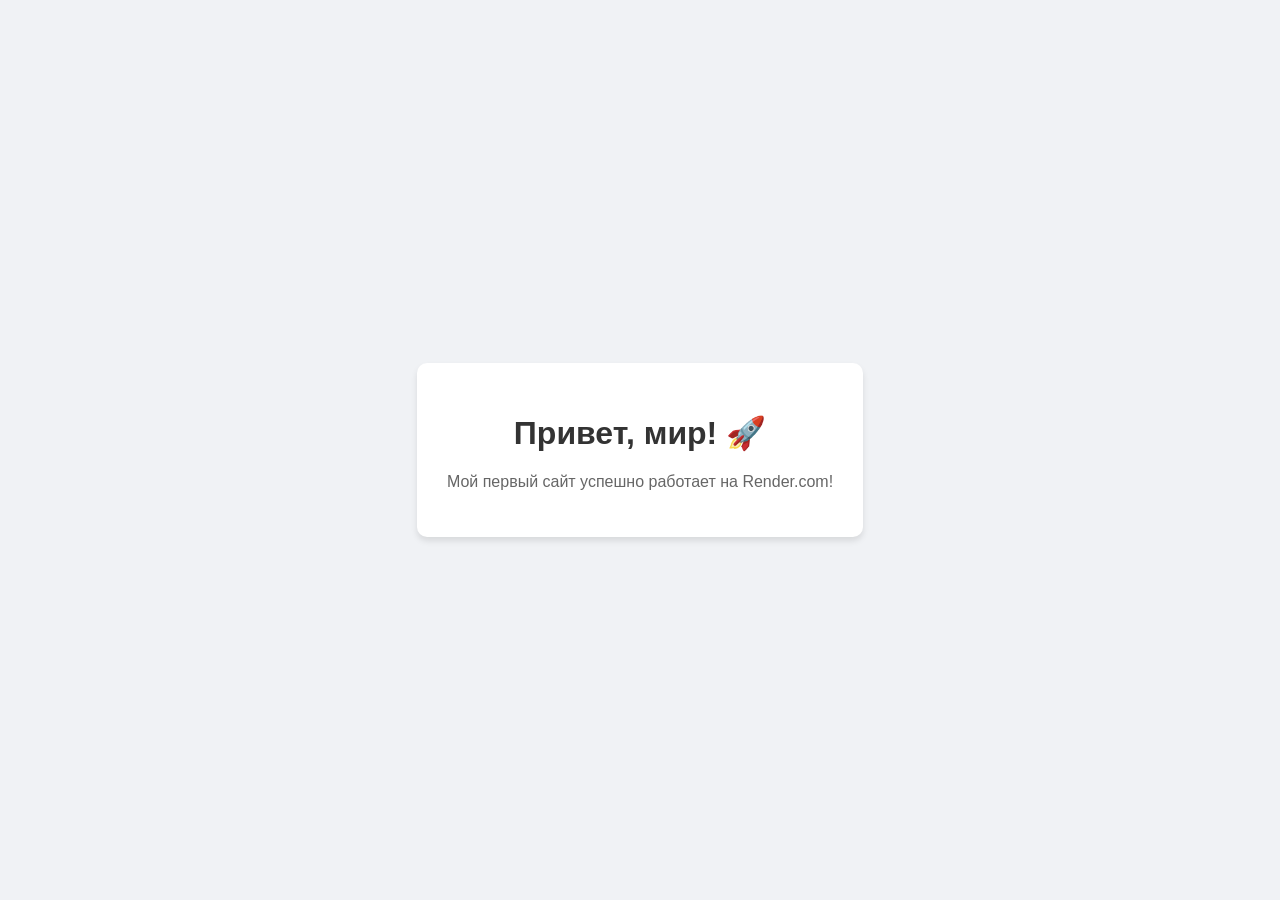
<file: index.html>
<!DOCTYPE html>
<html lang="ru">
<head>
    <meta charset="UTF-8">
    <meta name="viewport" content="width=device-width, initial-scale=1.0">
    <title>Мой первый сайт</title>
    <style>
        body {
            font-family: Arial, sans-serif;
            background-color: #f0f2f5;
            display: flex;
            justify-content: center;
            align-items: center;
            height: 100vh;
            margin: 0;
        }
        .container {
            text-align: center;
            background: white;
            padding: 30px;
            border-radius: 10px;
            box-shadow: 0 4px 6px rgba(0,0,0,0.1);
        }
        h1 { color: #333; }
        p { color: #666; }
    </style>
</head>
<body>
    <div class="container">
        <h1>Привет, мир! 🚀</h1>
        <p>Мой первый сайт успешно работает на Render.com!</p>
    </div>
</body>
</html>
</file>
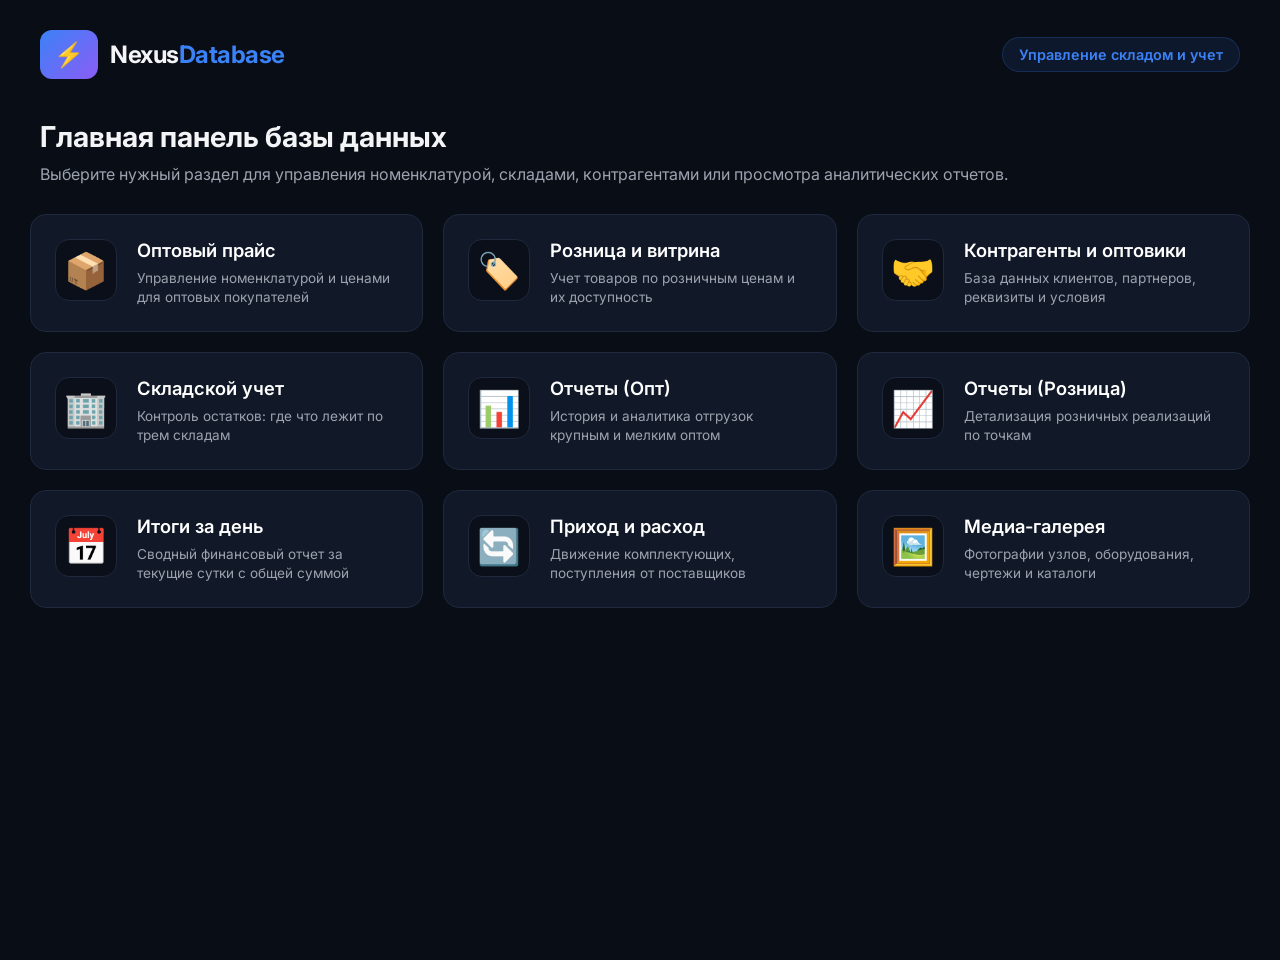
<file: templates/database.html>
<!DOCTYPE html>
<html lang="ru">
<head>
    <meta charset="UTF-8">
    <meta name="viewport" content="width=device-width, initial-scale=1.0">
    <title>Nexus Warehouse — Управление базой данных</title>
    <link rel="stylesheet" href="static/css/style.css">
    <link href="https://fonts.googleapis.com/css2?family=Inter:wght@400;500;600;700&display=swap" rel="stylesheet">
</head>
<body>

    <div class="app-container">
        <!-- Шапка -->
        <header class="app-header">
            <div class="logo-area">
                <span class="logo-icon">⚡</span>
                <h1>Nexus<span>Database</span></h1>
            </div>
            <div class="header-badge">Управление складом и учет</div>
        </header>

        <!-- Главное меню / Категории базы данных -->
        <main class="database-hub">
            <div class="hub-intro">
                <h2>Главная панель базы данных</h2>
                <p>Выберите нужный раздел для управления номенклатурой, складами, контрагентами или просмотра аналитических отчетов.</p>
            </div>

            <div class="hub-grid">
                
                <!-- 1. Товары по оптовой цене -->
                <a href="/section/wholesale-products" class="hub-card">
                    <div class="hub-icon">📦</div>
                    <div class="hub-content">
                        <h3>Оптовый прайс</h3>
                        <p>Управление номенклатурой и ценами для оптовых покупателей</p>
                    </div>
                </a>

                <!-- 2. Товары по розничной цене -->
                <a href="/section/retail-products" class="hub-card">
                    <div class="hub-icon">🏷️</div>
                    <div class="hub-content">
                        <h3>Розница и витрина</h3>
                        <p>Учет товаров по розничным ценам и их доступность</p>
                    </div>
                </a>

                <!-- 3. Контрагенты и клиенты-оптовики -->
                <a href="/section/counterparties" class="hub-card">
                    <div class="hub-icon">🤝</div>
                    <div class="hub-content">
                        <h3>Контрагенты и оптовики</h3>
                        <p>База данных клиентов, партнеров, реквизиты и условия</p>
                    </div>
                </a>

                <!-- 4. Учет товаров по складам -->
                <a href="/section/warehouses-stock" class="hub-card">
                    <div class="hub-icon">🏢</div>
                    <div class="hub-content">
                        <h3>Складской учет</h3>
                        <p>Контроль остатков: где что лежит по трем складам</p>
                    </div>
                </a>

                <!-- 5. Отчеты по продажам оптовиков -->
                <a href="/section/reports-wholesale" class="hub-card">
                    <div class="hub-icon">📊</div>
                    <div class="hub-content">
                        <h3>Отчеты (Опт)</h3>
                        <p>История и аналитика отгрузок крупным и мелким оптом</p>
                    </div>
                </a>

                <!-- 6. Отчеты продаж по рознице -->
                <a href="/section/reports-retail" class="hub-card">
                    <div class="hub-icon">📈</div>
                    <div class="hub-content">
                        <h3>Отчеты (Розница)</h3>
                        <p>Детализация розничных реализаций по точкам</p>
                    </div>
                </a>

                <!-- 7. Отчеты за день (итоговая сумма) -->
                <a href="/section/daily-summary" class="hub-card">
                    <div class="hub-icon">📅</div>
                    <div class="hub-content">
                        <h3>Итоги за день</h3>
                        <p>Сводный финансовый отчет за текущие сутки с общей суммой</p>
                    </div>
                </a>

                <!-- 8. Информация по продажам и поступлениям -->
                <a href="/section/inflows-outflows" class="hub-card">
                    <div class="hub-icon">🔄</div>
                    <div class="hub-content">
                        <h3>Приход и расход</h3>
                        <p>Движение комплектующих, поступления от поставщиков</p>
                    </div>
                </a>

                <!-- 9. Галерея -->
                <a href="/section/gallery" class="hub-card">
                    <div class="hub-icon">🖼️</div>
                    <div class="hub-content">
                        <h3>Медиа-галерея</h3>
                        <p>Фотографии узлов, оборудования, чертежи и каталоги</p>
                    </div>
                </a>

            </div>
        </main>
    </div>

</body>
</html>
</file>
<file: templates/static/css/style.css>
:root {
    --bg-main: #090d16;
    --bg-card: #111827;
    --bg-card-hover: #1a2333;
    --border-color: #1f293d;
    --accent: #3b82f6;
    --accent-glow: rgba(59, 130, 246, 0.25);
    --text-main: #f3f4f6;
    --text-muted: #9ca3af;
    --radius: 16px;
}

body {
    font-family: 'Inter', sans-serif;
    background-color: var(--bg-main);
    color: var(--text-main);
    margin: 0;
    padding: 30px;
    min-height: 100vh;
}

.app-container {
    max-width: 1400px;
    margin: 0 auto;
}

/* Шапка */
.app-header {
    display: flex;
    justify-content: space-between;
    align-items: center;
    margin-bottom: 40px;
    padding: 0 10px;
}

.logo-area {
    display: flex;
    align-items: center;
    gap: 12px;
}

.logo-icon {
    font-size: 1.5rem;
    background: linear-gradient(135deg, #3b82f6, #8b5cf6);
    padding: 10px 14px;
    border-radius: 12px;
}

.logo-area h1 {
    font-size: 1.5rem;
    margin: 0;
    font-weight: 700;
    letter-spacing: -0.5px;
}

.logo-area h1 span {
    color: var(--accent);
}

.header-badge {
    background: rgba(59, 130, 246, 0.1);
    color: var(--accent);
    padding: 8px 16px;
    border-radius: 20px;
    font-size: 0.9rem;
    font-weight: 600;
    border: 1px solid rgba(59, 130, 246, 0.2);
}

/* Хаб базы данных */
.hub-intro {
    margin-bottom: 30px;
    padding: 0 10px;
}

.hub-intro h2 {
    font-size: 1.8rem;
    margin: 0 0 10px 0;
    font-weight: 700;
}

.hub-intro p {
    color: var(--text-muted);
    font-size: 1rem;
    margin: 0;
}

/* Сетка разделов */
.hub-grid {
    display: grid;
    grid-template-columns: repeat(auto-fill, minmax(320px, 1fr));
    gap: 20px;
}

.hub-card {
    background: var(--bg-card);
    border: 1px solid var(--border-color);
    border-radius: var(--radius);
    padding: 24px;
    display: flex;
    align-items: flex-start;
    gap: 20px;
    text-decoration: none;
    color: inherit;
    transition: all 0.3s ease;
    position: relative;
    overflow: hidden;
}

.hub-card::before {
    content: '';
    position: absolute;
    top: 0;
    left: 0;
    width: 4px;
    height: 100%;
    background: var(--accent);
    opacity: 0;
    transition: opacity 0.3s;
}

.hub-card:hover {
    background: var(--bg-card-hover);
    border-color: #374151;
    transform: translateY(-4px);
    box-shadow: 0 12px 30px rgba(0,0,0,0.4);
}

.hub-card:hover::before {
    opacity: 1;
}

.hub-icon {
    font-size: 2.2rem;
    background: #0b0f19;
    border: 1px solid var(--border-color);
    width: 60px;
    height: 60px;
    border-radius: 14px;
    display: flex;
    align-items: center;
    justify-content: center;
    flex-shrink: 0;
}

.hub-content h3 {
    margin: 0 0 8px 0;
    font-size: 1.15rem;
    font-weight: 600;
    color: white;
}

.hub-content p {
    margin: 0;
    font-size: 0.85rem;
    color: var(--text-muted);
    line-height: 1.4;
}
</file>
